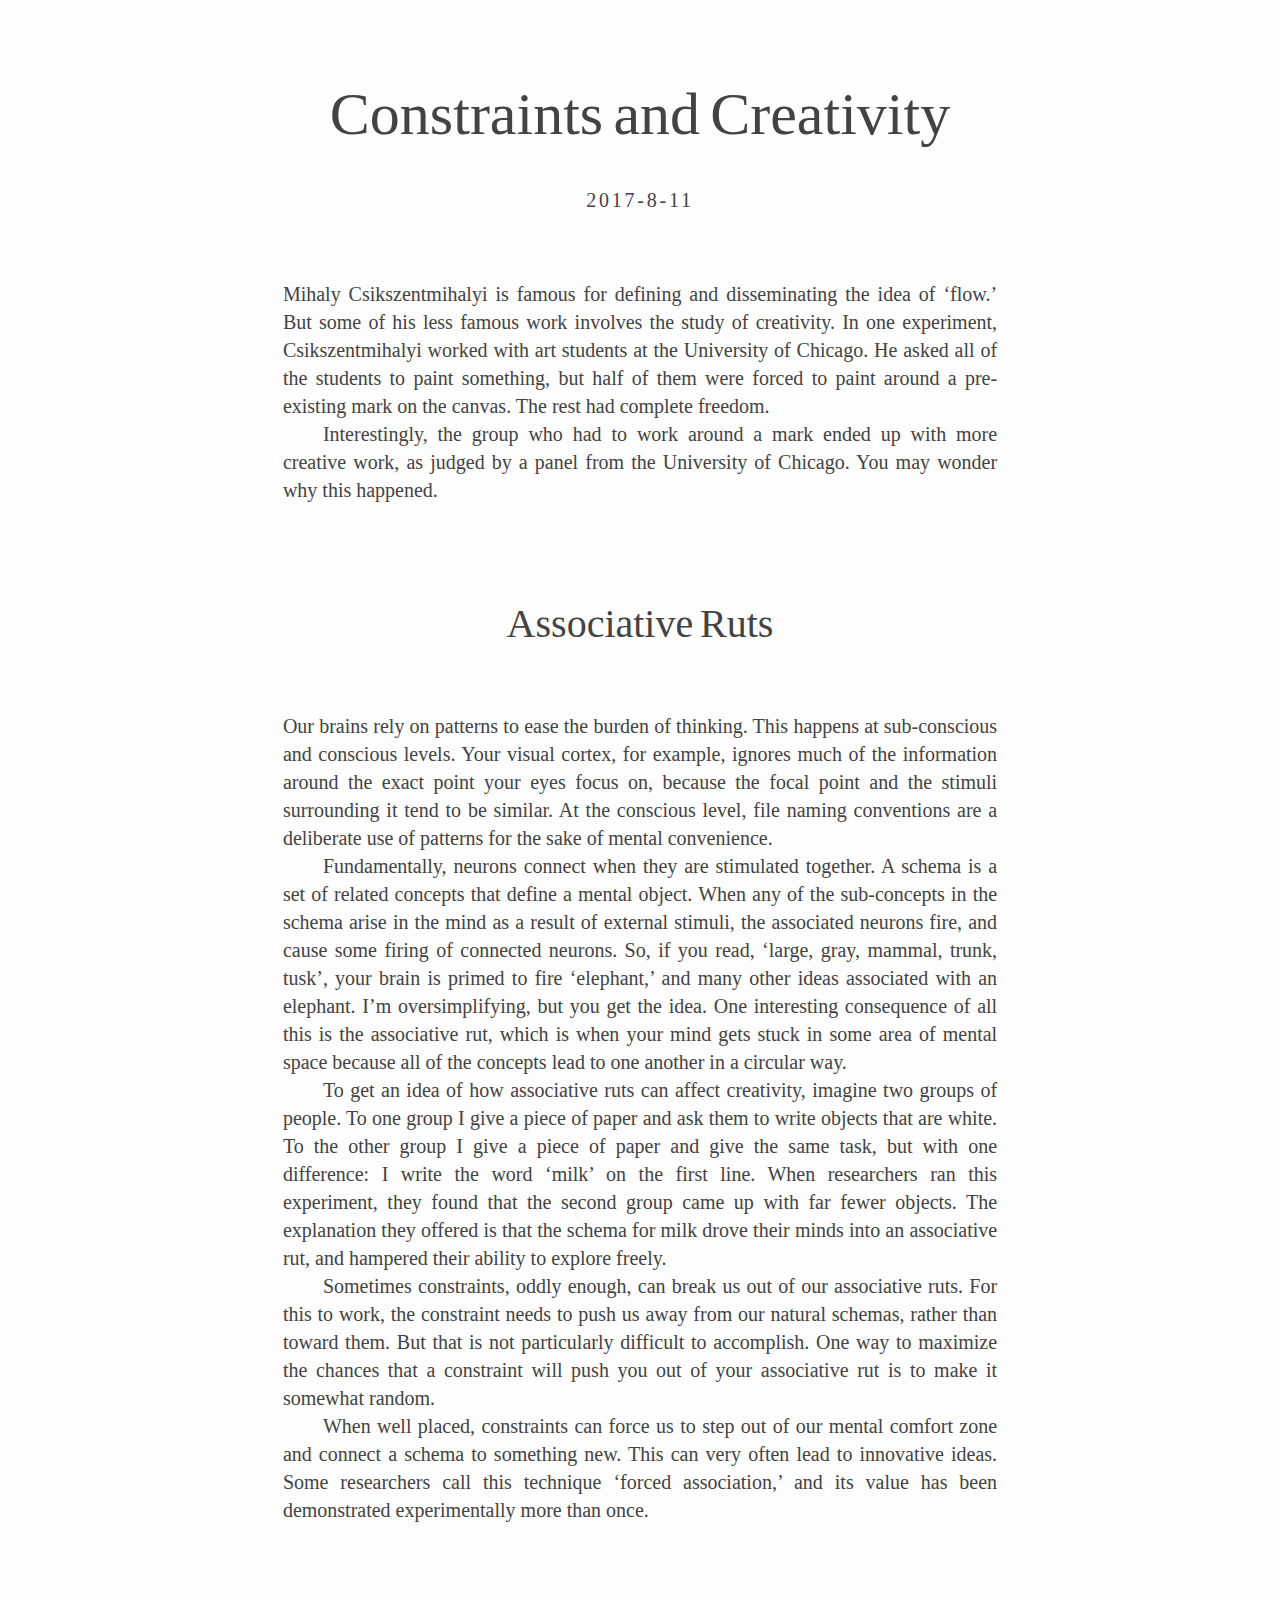
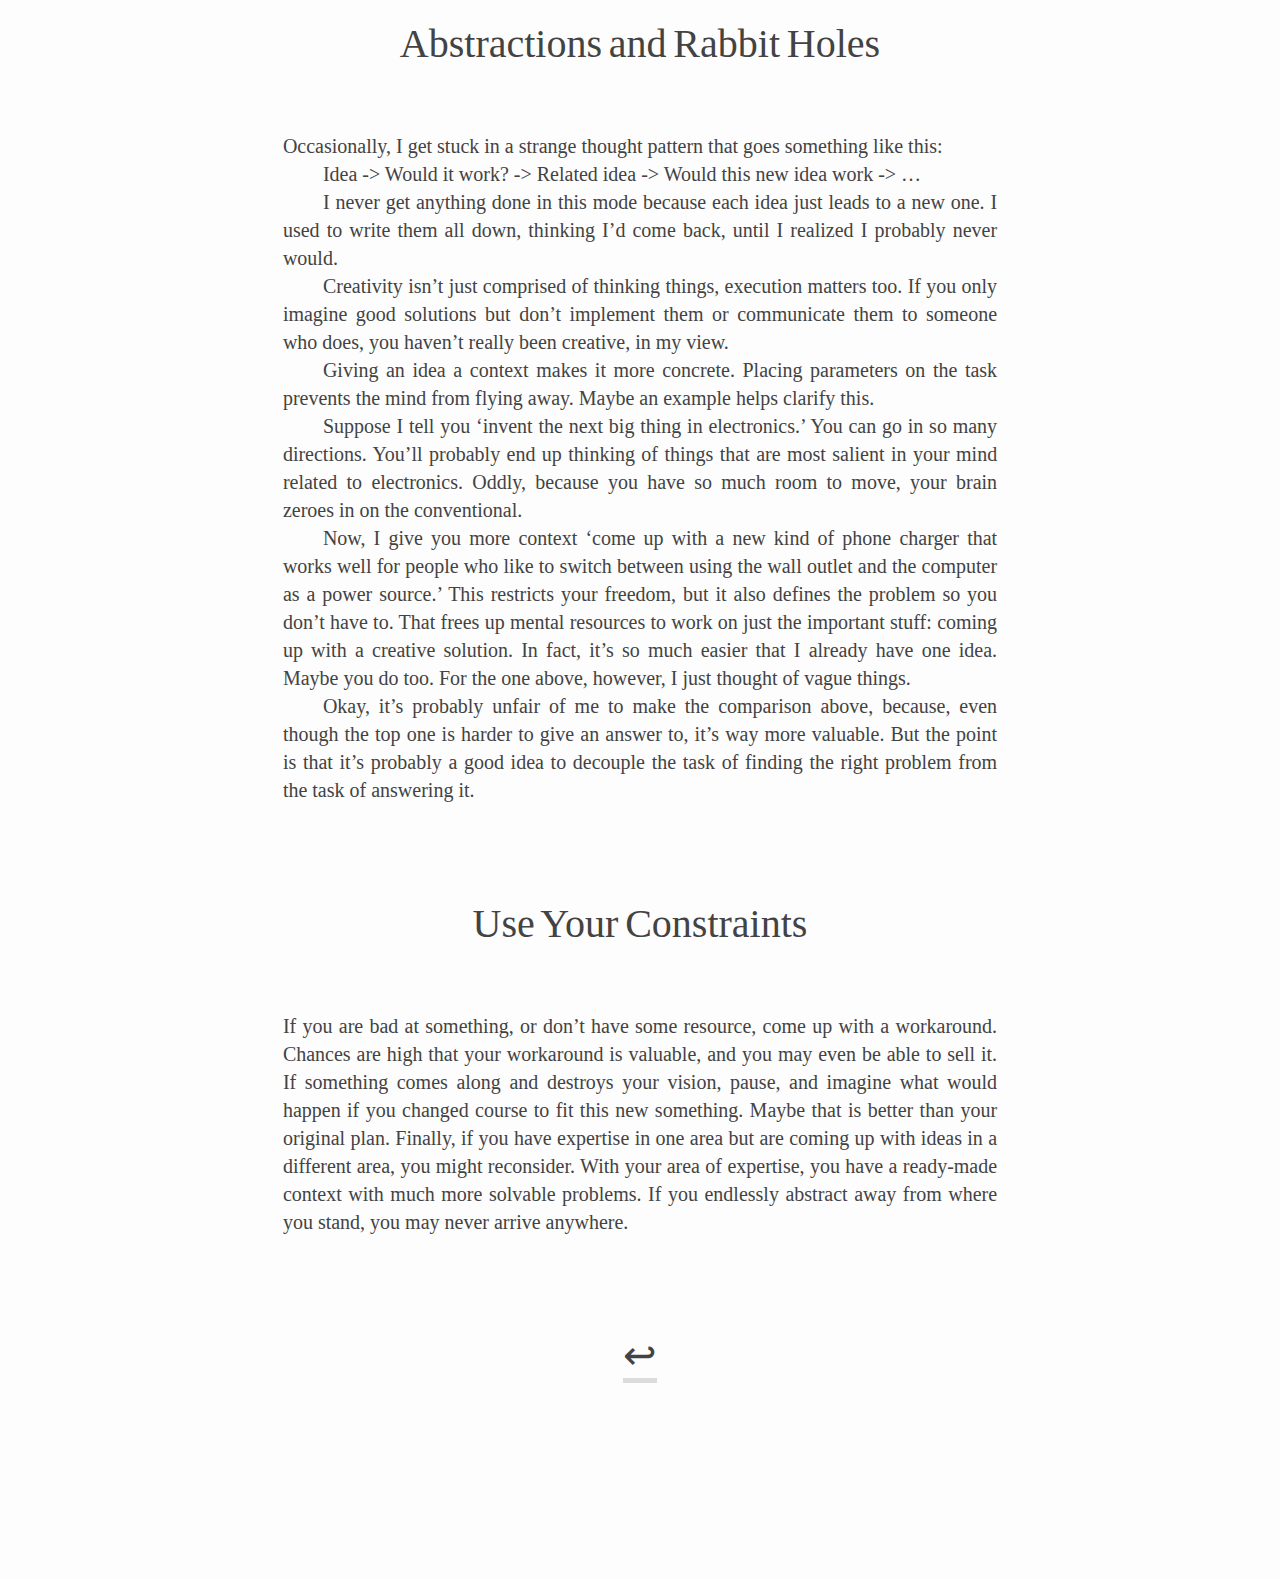
<file: essays/constraints_creativity.html>
<!DOCTYPE html>
<html>
<head>
    <title>Constraints and Creativity</title>
    <meta charset="utf-8">
    <link href='essays.css' rel='stylesheet' type='text/css'>
    <link rel="icon" type="image/png" href="../img/favicon.png">

      <script async src="https://www.googletagmanager.com/gtag/js?id=UA-99870486-1"></script>
  <script>
    window.dataLayer = window.dataLayer || [];
    function gtag(){dataLayer.push(arguments);}
    gtag('js', new Date());

    gtag('config', 'UA-99870486-1');
  </script>
</head>
<body>
    <article id="wrapper">
        <header class="donthyphenate">
        <h1>Constraints and Creativity</h1>
                <h4>2017-8-11</h4>
        </header>
<p>Mihaly Csikszentmihalyi is famous for defining and disseminating the idea of ‘flow.’ But some of his less famous work involves the study of creativity. In one experiment, Csikszentmihalyi worked with art students at the University of Chicago. He asked all of the students to paint something, but half of them were forced to paint around a pre-existing mark on the canvas. The rest had complete freedom.</p>

<p>Interestingly, the group who had to work around a mark ended up with more creative work, as judged by a panel from the University of Chicago. You may wonder why this happened.</p>

<h2> Associative Ruts</h2>
<p>Our brains rely on patterns to ease the burden of thinking. This happens at sub-conscious and conscious levels. Your visual cortex, for example, ignores much of the information around the exact point your eyes focus on, because the focal point and the stimuli surrounding it tend to be similar. At the conscious level, file naming conventions are a deliberate use of patterns for the sake of mental convenience.</p>

<p>Fundamentally, neurons connect when they are stimulated together. A schema is a set of related concepts that define a mental object. When any of the sub-concepts in the schema arise in the mind as a result of external stimuli, the associated neurons fire, and cause some firing of connected neurons. So, if you read, ‘large, gray, mammal, trunk, tusk’, your brain is primed to fire ‘elephant,’ and many other ideas associated with an elephant. I’m oversimplifying, but you get the idea. One interesting consequence of all this is the associative rut, which is when your mind gets stuck in some area of mental space because all of the concepts lead to one another in a circular way.</p>

<p>To get an idea of how associative ruts can affect creativity, imagine two groups of people. To one group I give a piece of paper and ask them to write objects that are white. To the other group I give a piece of paper and give the same task, but with one difference: I write the word ‘milk’ on the first line. When researchers ran this experiment, they found that the second group came up with far fewer objects. The explanation they offered is that the schema for milk drove their minds into an associative rut, and hampered their ability to explore freely.</p>

<p>Sometimes constraints, oddly enough, can break us out of our associative ruts. For this to work, the constraint needs to push us away from our natural schemas, rather than toward them. But that is not particularly difficult to accomplish. One way to maximize the chances that a constraint will push you out of your associative rut is to make it somewhat random.</p>

<p>When well placed, constraints can force us to step out of our mental comfort zone and connect a schema to something new. This can very often lead to innovative ideas. Some researchers call this technique ‘forced association,’ and its value has been demonstrated experimentally more than once.</p>

<h2>Abstractions and Rabbit Holes</h2>

<p>Occasionally, I get stuck in a strange thought pattern that goes something like this:</p>

<p>Idea -> Would it work? -> Related idea -> Would this new idea work -> …</p>

<p>I never get anything done in this mode because each idea just leads to a new one. I used to write them all down, thinking I’d come back, until I realized I probably never would.</p>

<p>Creativity isn’t just comprised of thinking things, execution matters too. If you only imagine good solutions but don’t implement them or communicate them to someone who does, you haven’t really been creative, in my view.</p>

<p>Giving an idea a context makes it more concrete. Placing parameters on the task prevents the mind from flying away. Maybe an example helps clarify this.</p>

<p>Suppose I tell you ‘invent the next big thing in electronics.’ You can go in so many directions. You’ll probably end up thinking of things that are most salient in your mind related to electronics. Oddly, because you have so much room to move, your brain zeroes in on the conventional.</p>

<p>Now, I give you more context ‘come up with a new kind of phone charger that works well for people who like to switch between using the wall outlet and the computer as a power source.’ This restricts your freedom, but it also defines the problem so you don’t have to. That frees up mental resources to work on just the important stuff: coming up with a creative solution. In fact, it’s so much easier that I already have one idea. Maybe you do too. For the one above, however, I just thought of vague things.</p>

<p>Okay, it’s probably unfair of me to make the comparison above, because, even though the top one is harder to give an answer to, it’s way more valuable. But the point is that it’s probably a good idea to decouple the task of finding the right problem from the task of answering it.</p>

<h2>Use Your Constraints</h2>

<p>If you are bad at something, or don’t have some resource, come up with a workaround. Chances are high that your workaround is valuable, and you may even be able to sell it. If something comes along and destroys your vision, pause, and imagine what would happen if you changed course to fit this new something. Maybe that is better than your original plan. Finally, if you have expertise in one area but are coming up with ideas in a different area, you might reconsider. With your area of expertise, you have a ready-made context with much more solvable problems. If you endlessly abstract away from where you stand, you may never arrive anywhere.</p>

           <h2>
            <a id="return_link" href="../essays.html">↩</a>
            </h2>
    </article>
</body>
</html>
</file>
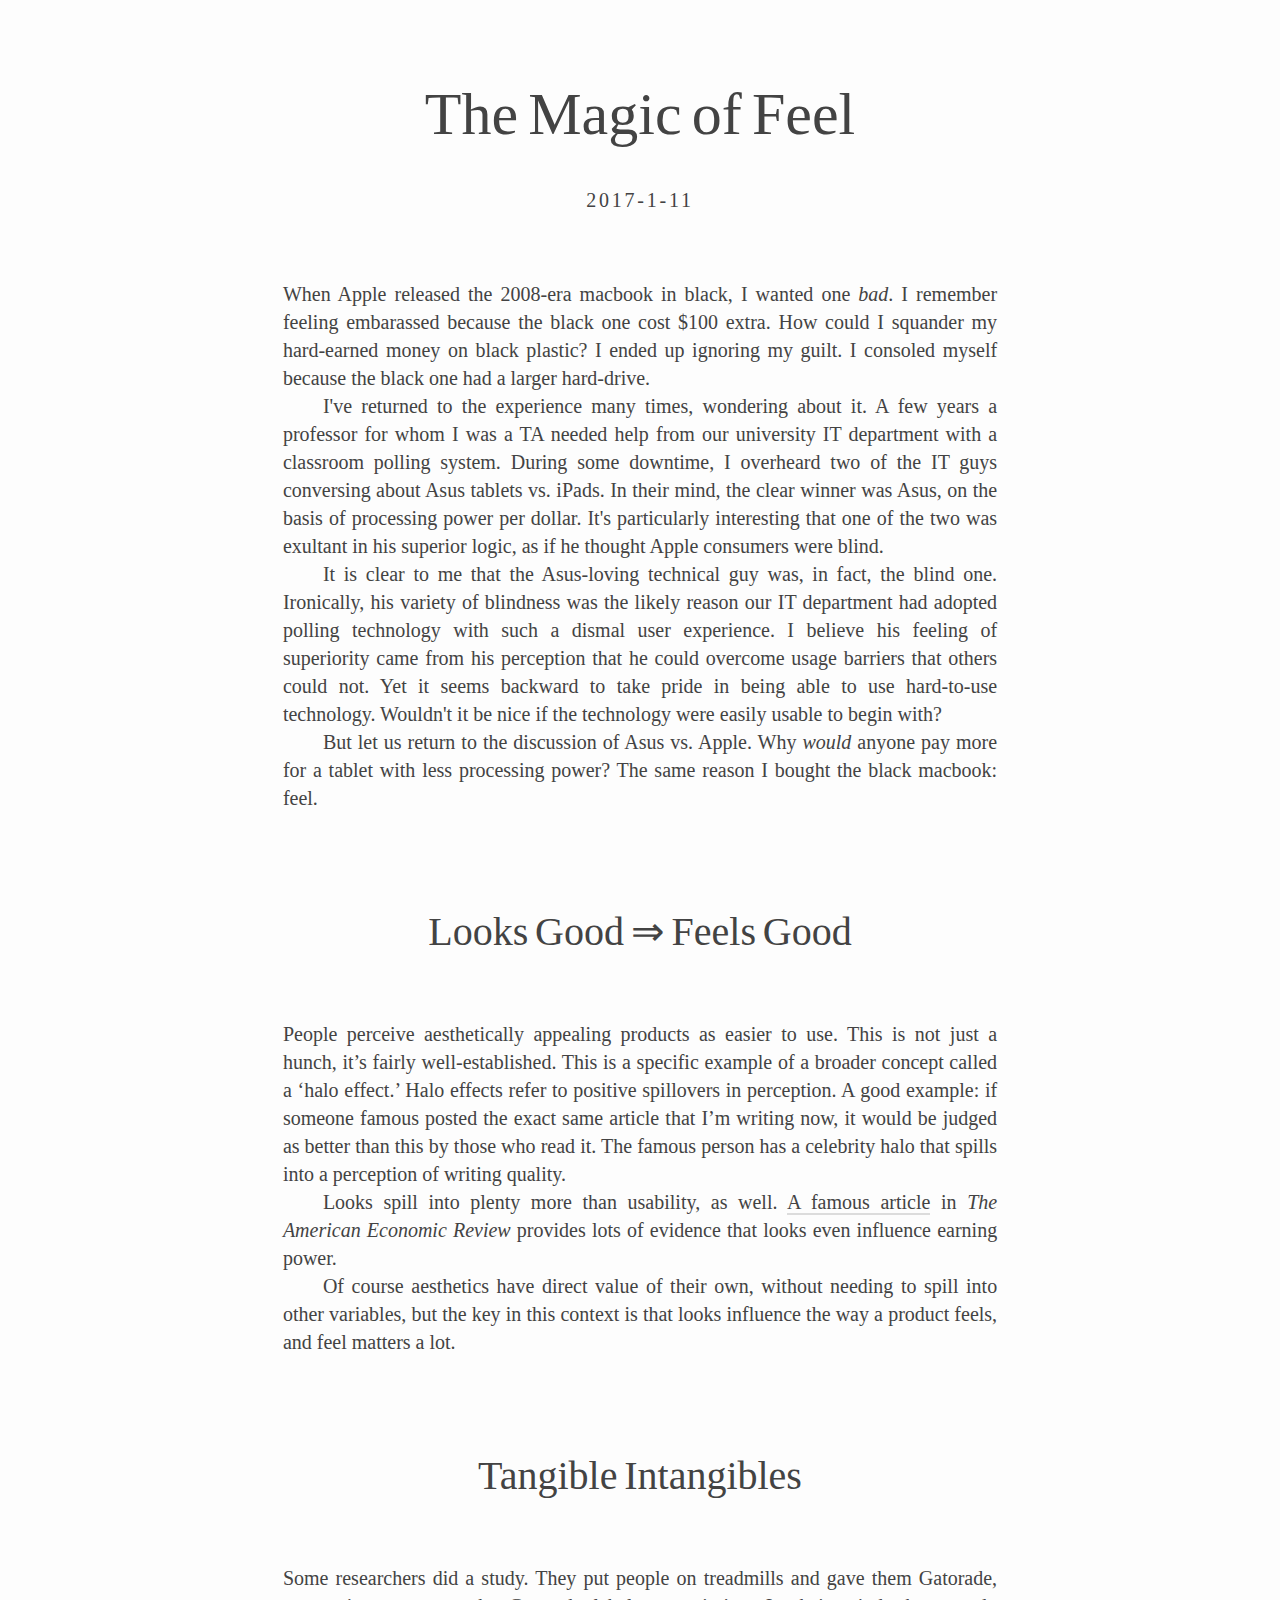
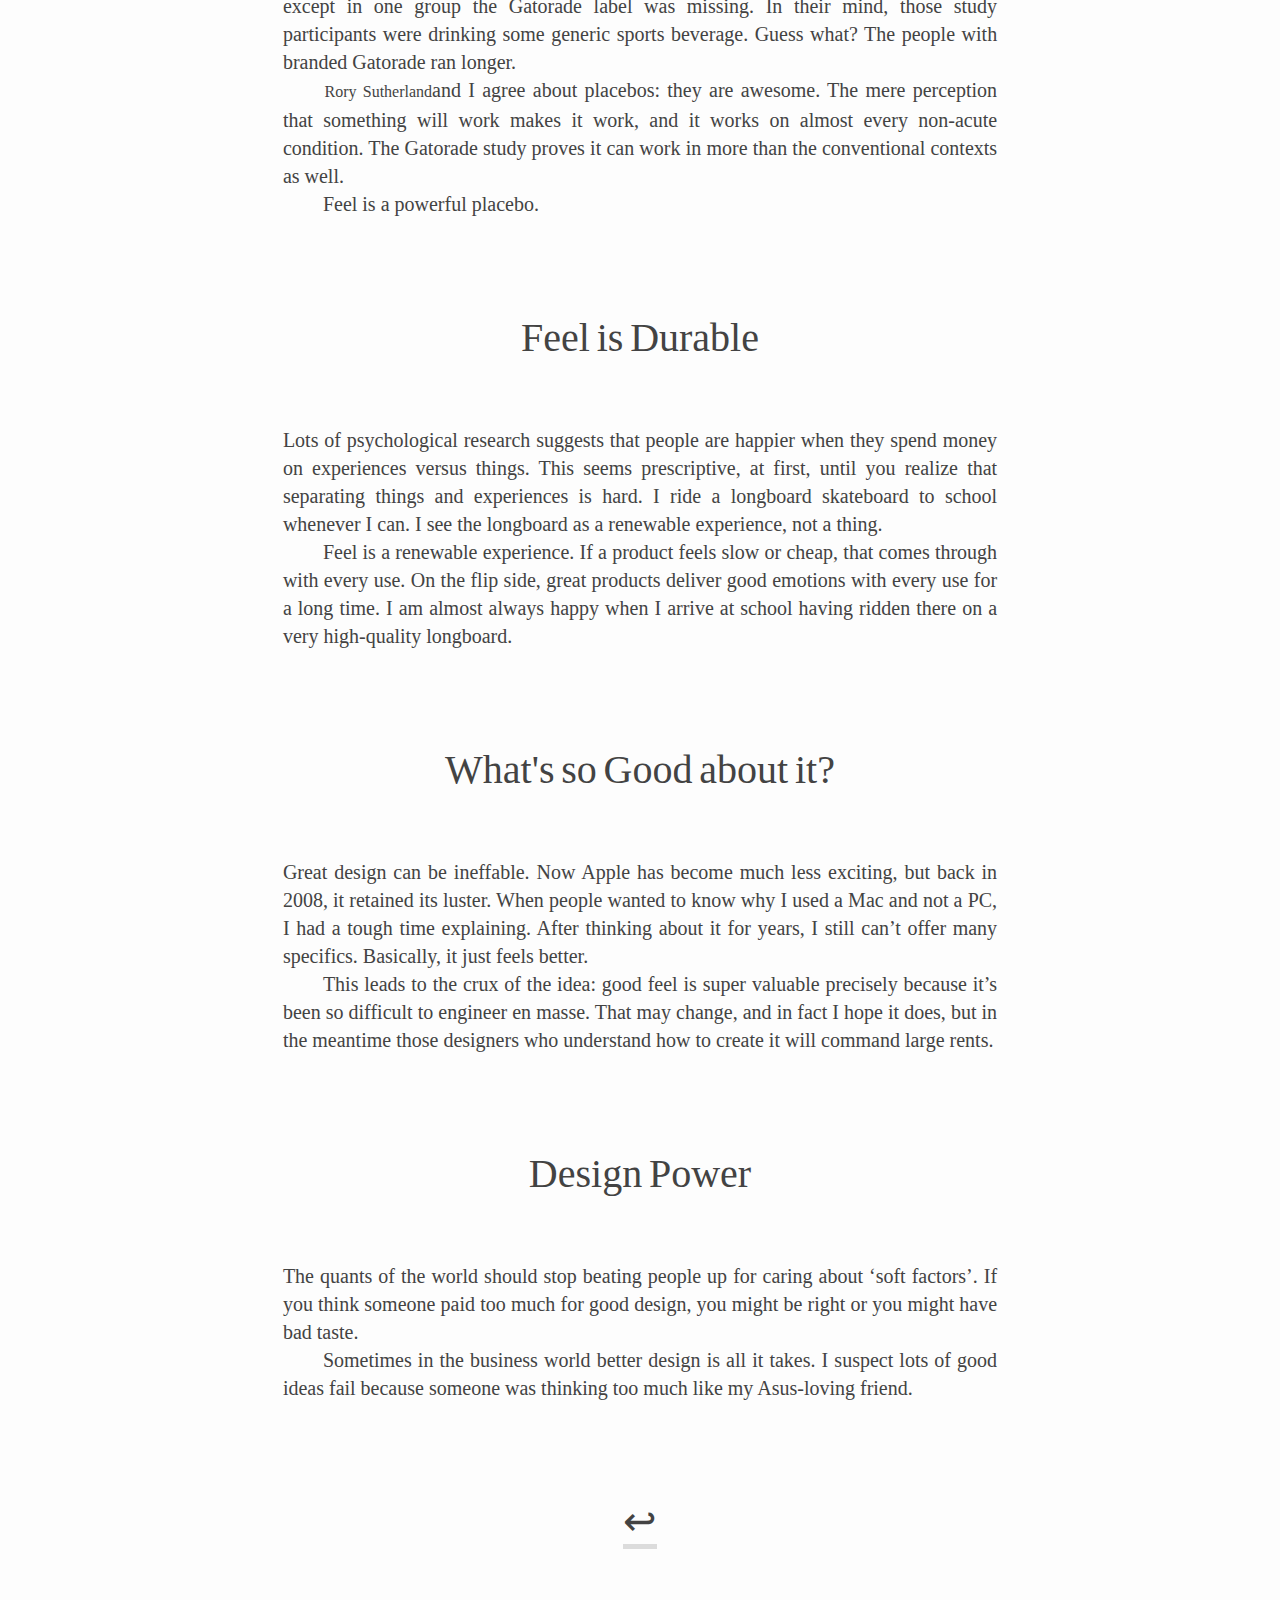
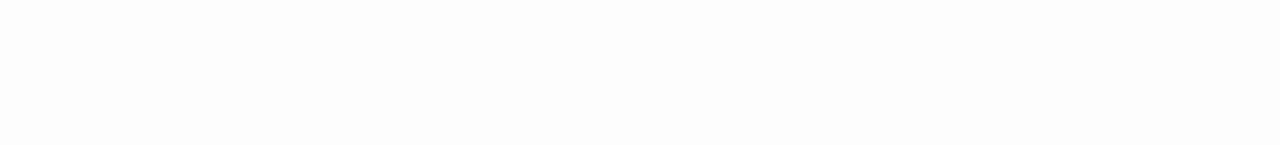
<file: essays/magic_of_feel.html>
<!DOCTYPE html>
<html>
<head>
    <title>The Magic of Feel</title>
    <meta charset="utf-8">
    <link href='essays.css' rel='stylesheet' type='text/css'>
    <link rel="icon" type="image/png" href="../img/favicon.png">

      <script async src="https://www.googletagmanager.com/gtag/js?id=UA-99870486-1"></script>
  <script>
    window.dataLayer = window.dataLayer || [];
    function gtag(){dataLayer.push(arguments);}
    gtag('js', new Date());

    gtag('config', 'UA-99870486-1');
  </script>
</head>
<body>
    <article id="wrapper">
        <header class="donthyphenate">
        <h1>The Magic of Feel</h1>
                <h4>2017-1-11</h4>
        </header>
        <p> When Apple released the 2008-era macbook in black, I wanted one <em>bad</em>.  I remember feeling embarassed because the black one cost $100 extra.  How could I squander my hard-earned money on black plastic?  I ended up ignoring my guilt.  I consoled myself because the black one had a larger hard-drive.    
        </p>
        
        <p>I've returned to the experience many times, wondering about it.  A few years a professor for whom I was a TA needed help from our university IT department with a classroom polling system.  During some downtime, I overheard two of the IT guys conversing about Asus tablets vs. iPads.  In their mind, the clear winner was Asus, on the basis of processing power per dollar.  It's particularly interesting that one of the two was exultant in his superior logic, as if he thought Apple consumers were blind.</p>
        
        <p>It is clear to me that the Asus-loving technical guy was, in fact, the blind one.  Ironically, his variety of blindness was the likely reason our IT department had adopted polling technology with such a dismal user experience.  I believe his feeling of superiority came from his perception that he could overcome usage barriers that others could not.  Yet it seems backward to take pride in being able to use hard-to-use technology.  Wouldn't it be nice if the technology were easily usable to begin with?</p>

        <p>But let us return to the discussion of Asus vs. Apple.  Why <em>would</em> anyone pay more for a tablet with less processing power?  The same reason I bought the black macbook: feel.</p>
        

        <h2 class="donthyphenate">Looks Good &#8658; Feels Good </h2>
        
        <p> People perceive aesthetically appealing products as easier to use. This is not just a hunch, it’s fairly well-established. This is a specific example of a broader concept called a ‘halo effect.’ Halo effects refer to positive spillovers in perception. A good example: if someone famous posted the exact same article that I’m writing now, it would be judged as better than this by those who read it. The famous person has a celebrity halo that spills into a perception of writing quality.</p>

        <p>Looks spill into plenty more than usability, as well. <a href="https://www.nber.org/papers/w4518">A famous article</a> in <em>The American Economic Review</em> provides lots of evidence that looks even influence earning power.</p>  

        <p>Of course aesthetics have direct value of their own, without needing to spill into other variables, but the key in this context is that looks influence the way a product feels, and feel matters a lot.</p>

        <h2 class="donthyphenate">Tangible Intangibles</h2>
        
        <p>Some researchers did a study. They put people on treadmills and gave them Gatorade, except in one group the Gatorade label was missing. In their mind, those study participants were drinking some generic sports beverage. Guess what? The people with branded Gatorade ran longer.</p>

        <p> <a class="footnoteRef" href="https://www.ted.com/talks/rory_sutherland_life_lessons_from_an_ad_man">Rory Sutherland</a>and I agree about placebos: they are awesome. The mere perception that something will work makes it work, and it works on almost every non-acute condition. The Gatorade study proves it can work in more than the conventional contexts as well.</p>

        <p>Feel is a powerful placebo.</p>

        <h2 class="donthyphenate">Feel is Durable</h2>
        <p>Lots of psychological research suggests that people are happier when they spend money on experiences versus things. This seems prescriptive, at first, until you realize that separating things and experiences is hard. I ride a longboard skateboard to school whenever I can. I see the longboard as a renewable experience, not a thing.</p>

        <p>Feel is a renewable experience. If a product feels slow or cheap, that comes through with every use. On the flip side, great products deliver good emotions with every use for a long time. I am almost always happy when I arrive at school having ridden there on a very high-quality longboard.</p>

        <h2 class="donthyphenate">What's so Good about it?</h2>
        <p>Great design can be ineffable. Now Apple has become much less exciting, but back in 2008, it retained its luster. When people wanted to know why I used a Mac and not a PC, I had a tough time explaining. After thinking about it for years, I still can’t offer many specifics. Basically, it just feels better.</p>

        <p>This leads to the crux of the idea: good feel is super valuable precisely because it’s been so difficult to engineer en masse. That may change, and in fact I hope it does, but in the meantime those designers who understand how to create it will command large rents.</p>

        <h2 class="donthyphenate">Design Power</h2>
        <p>The quants of the world should stop beating people up for caring about ‘soft factors’. If you think someone paid too much for good design, you might be right or you might have bad taste.</p>

        <p>Sometimes in the business world better design is all it takes. I suspect lots of good ideas fail because someone was thinking too much like my Asus-loving friend.</p>

            <h2>
            <a id="return_link" href="../essays.html">↩</a>
            </h2>
    </article>
</body>
</html>
</file>
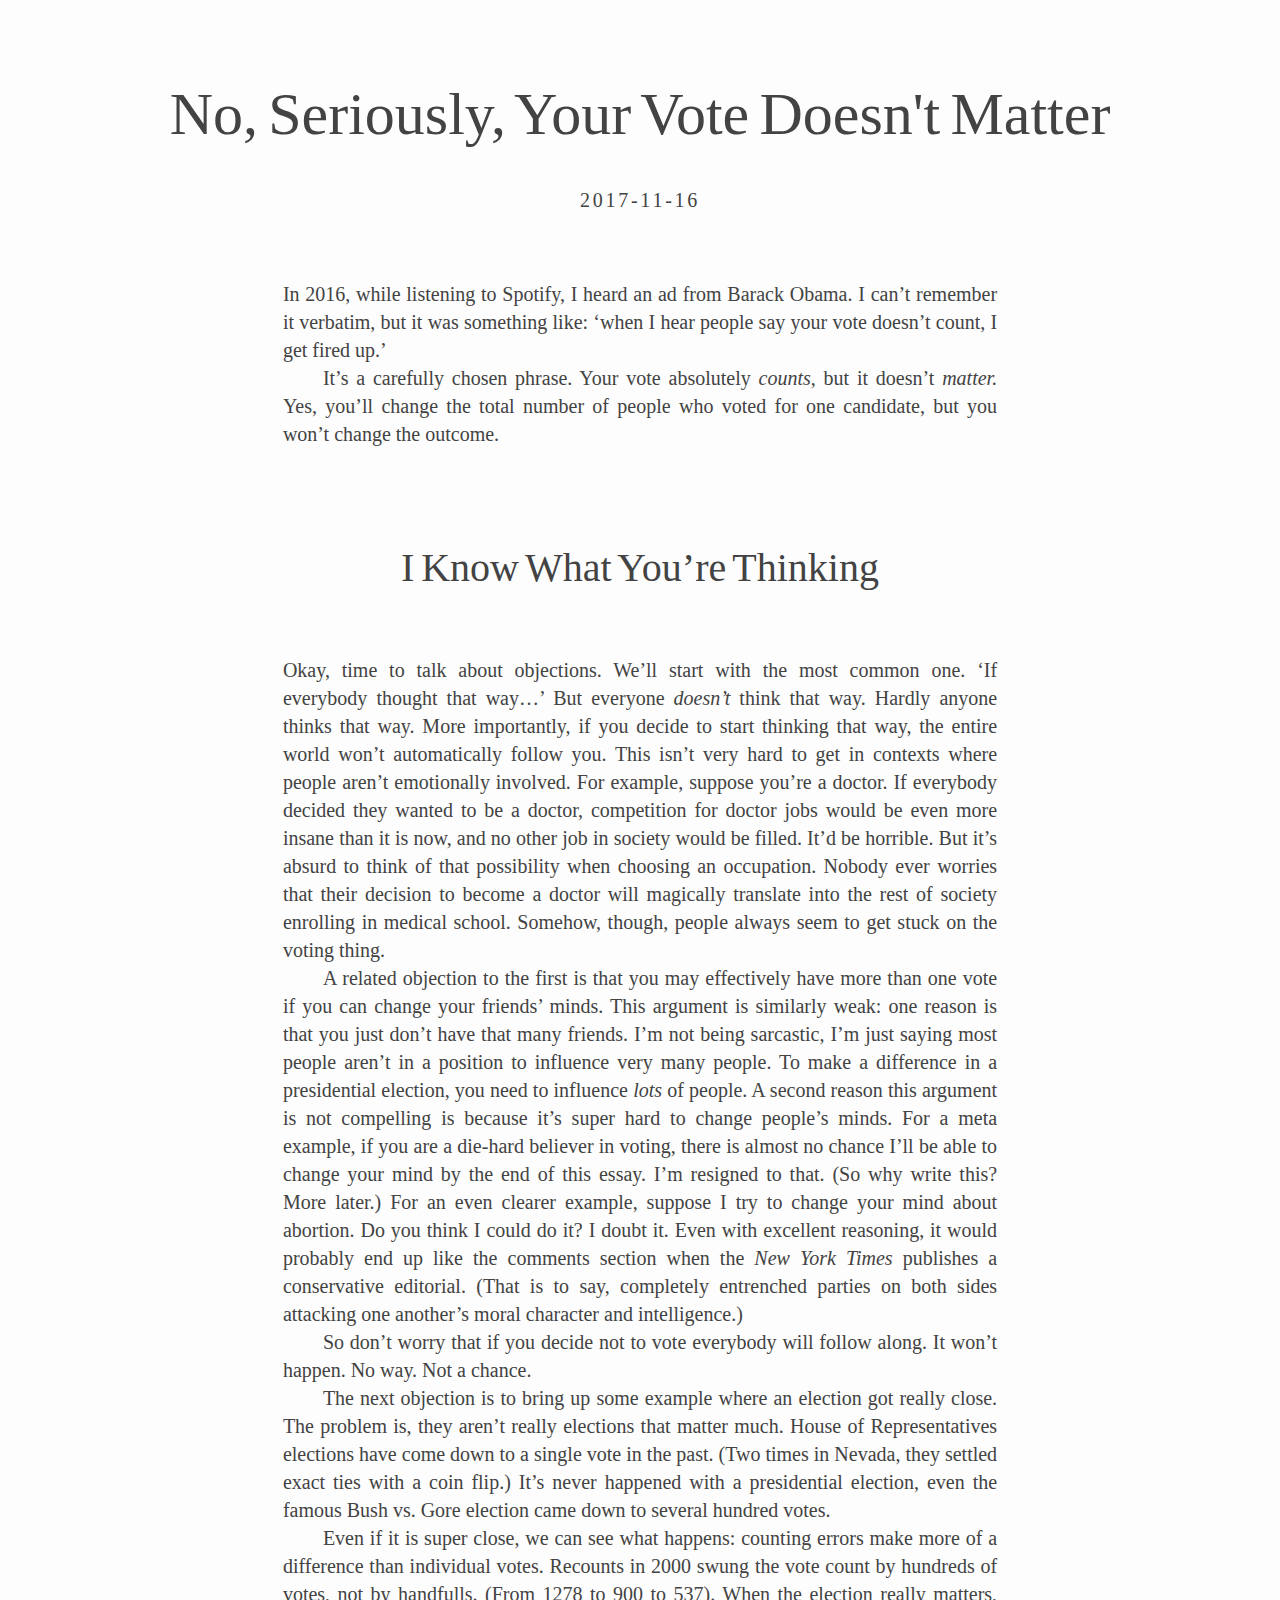
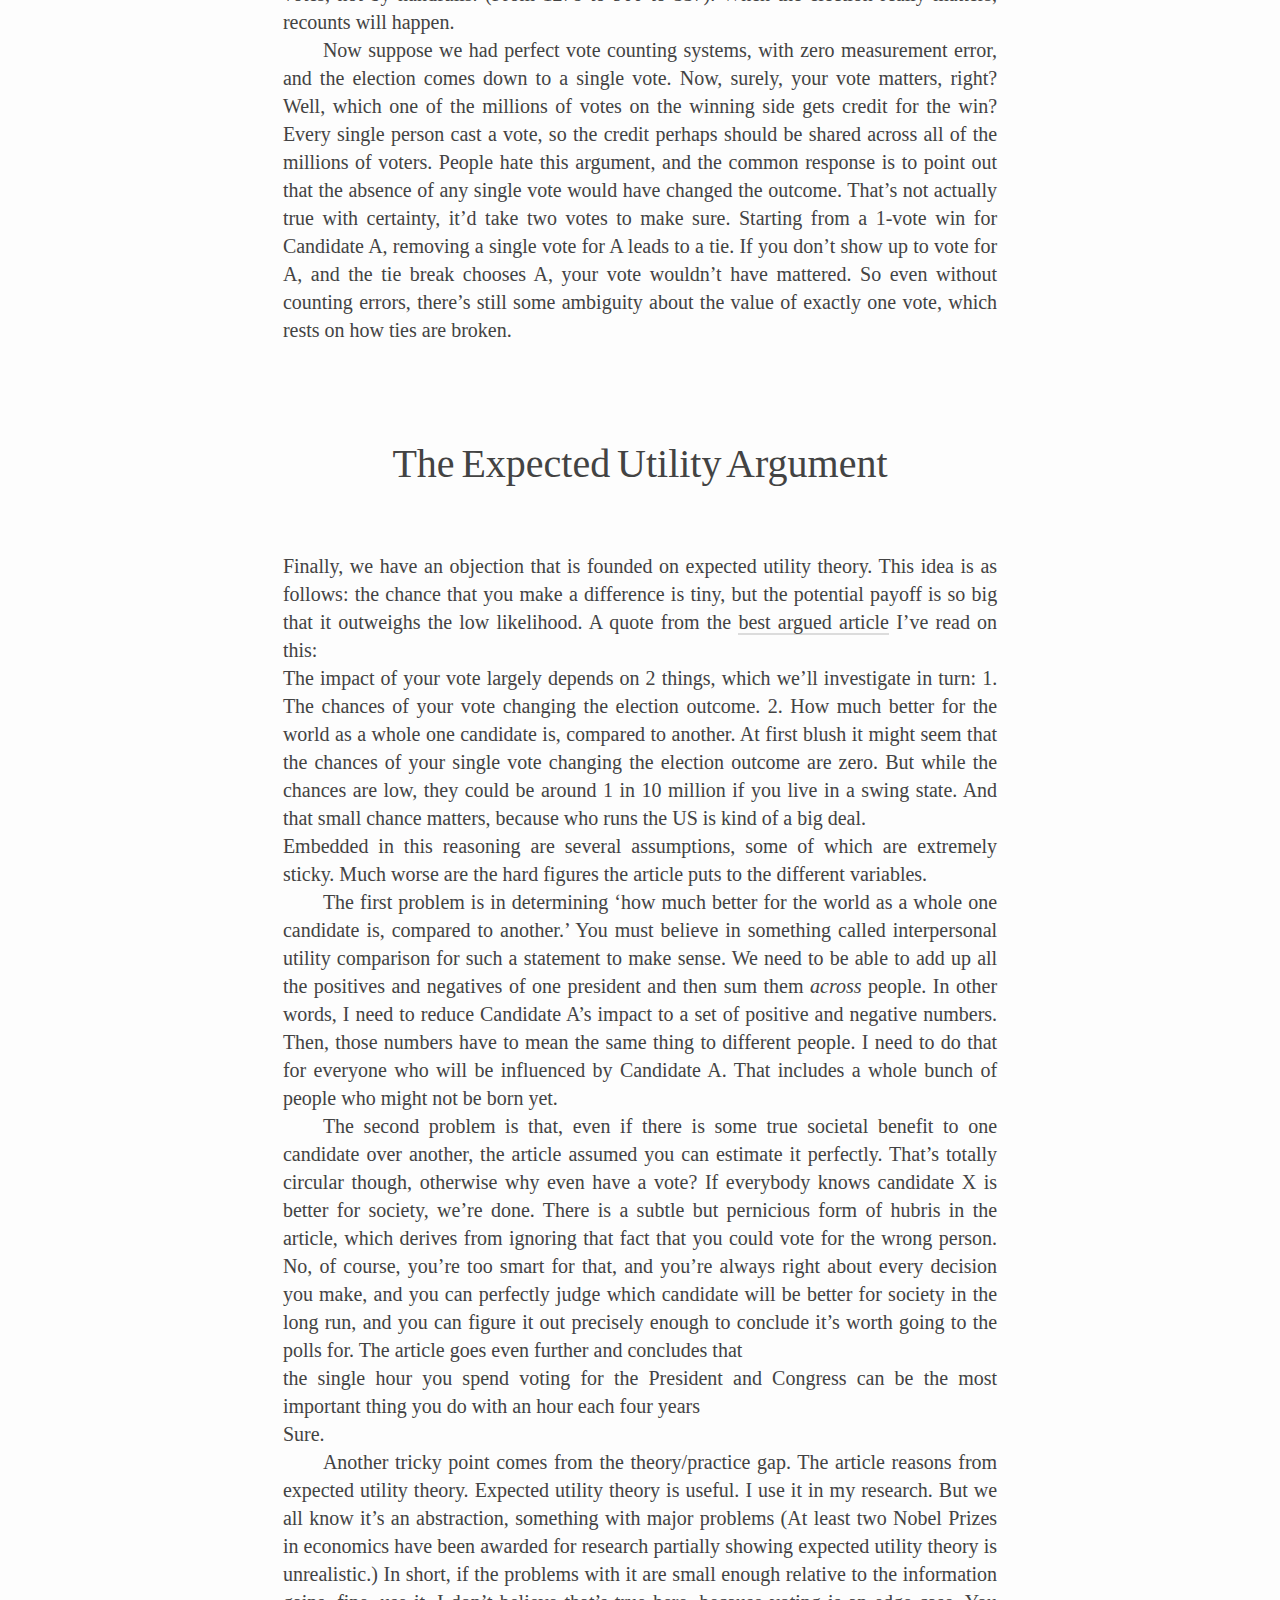
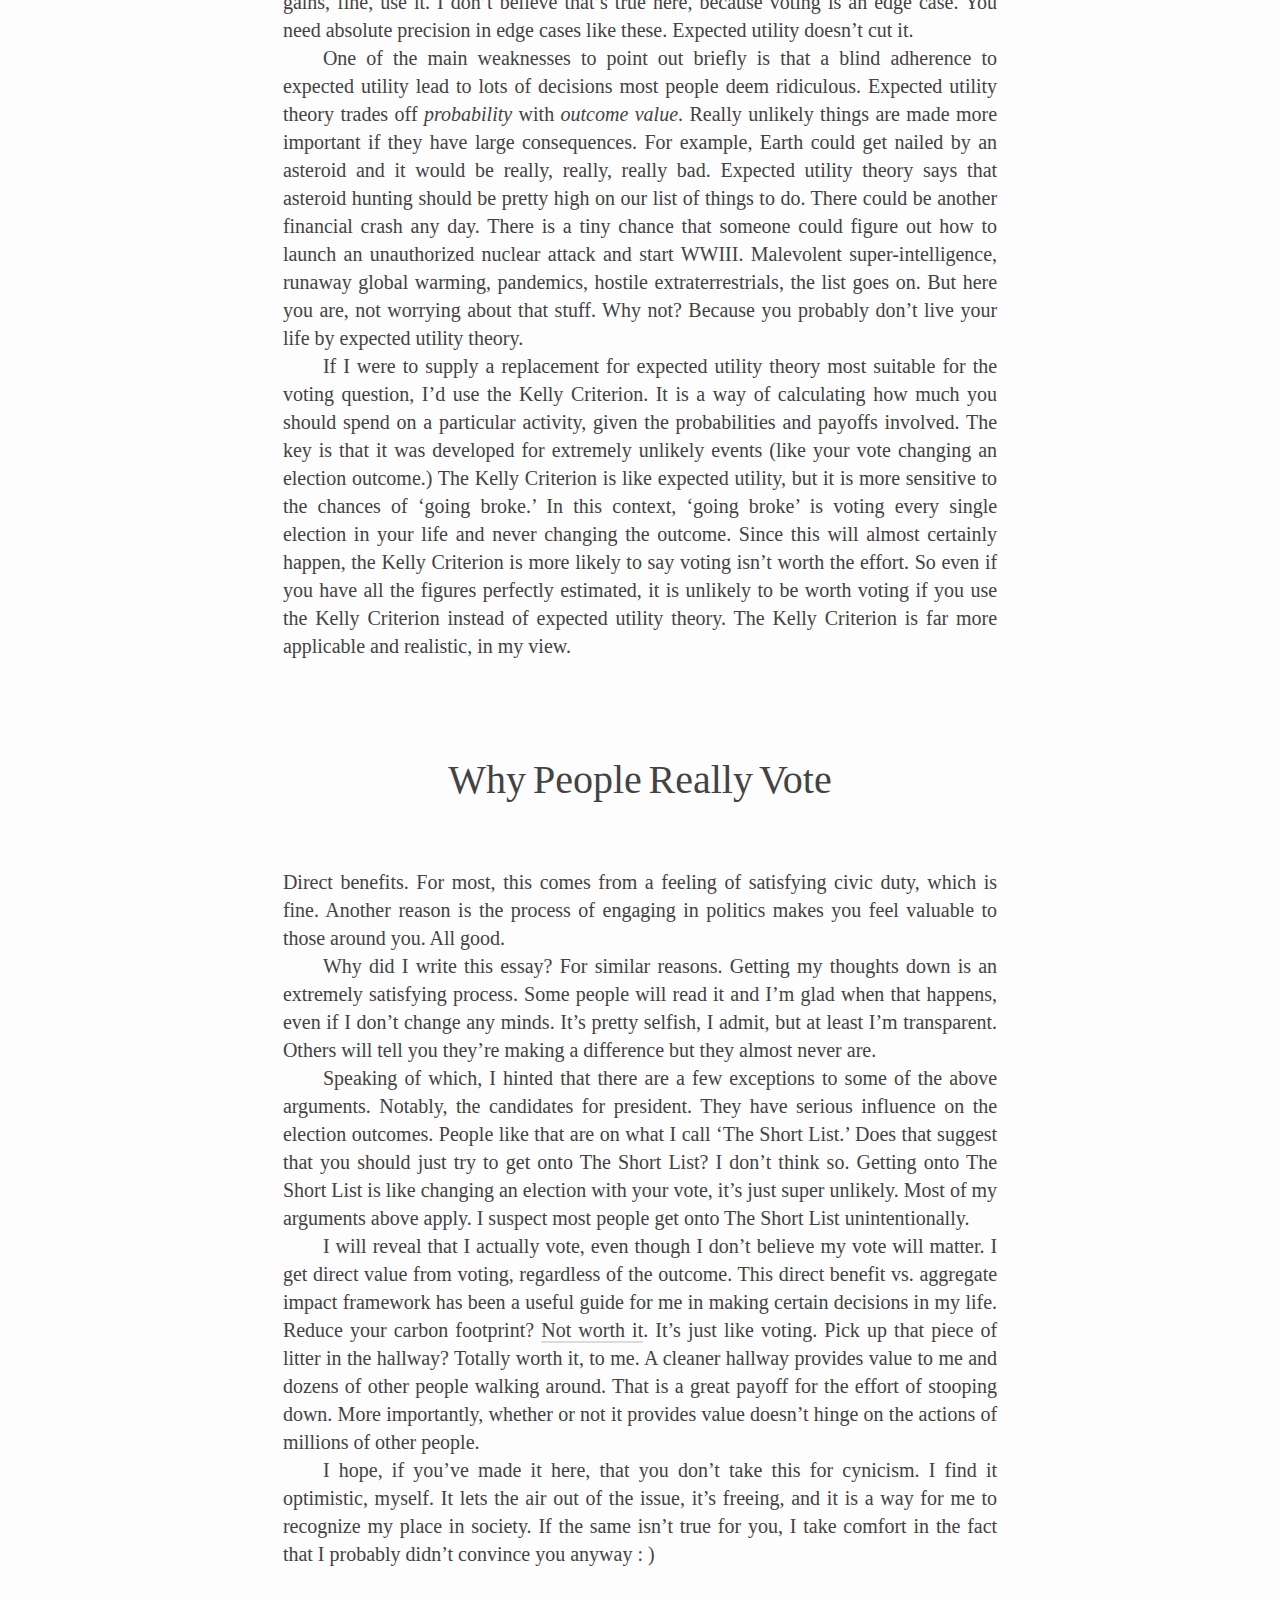
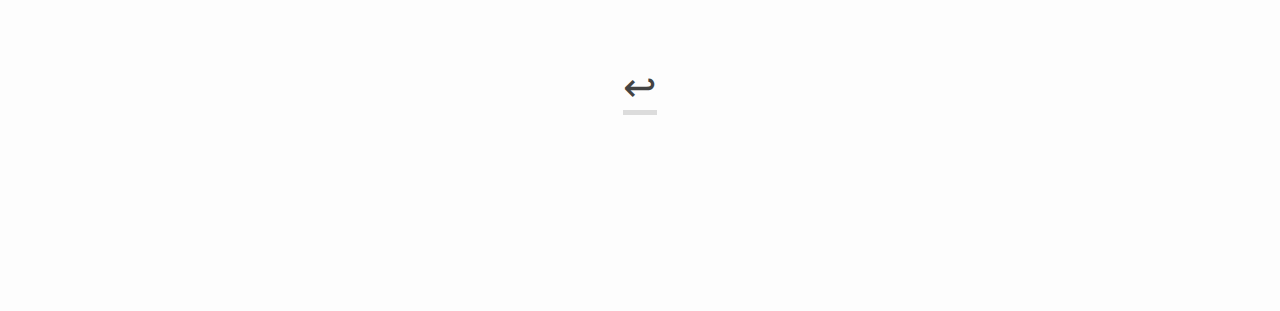
<file: essays/no_seriously_your_vote_does_not_matter.html>
<!DOCTYPE html>
<html>
<head>
    <title>No, Seriously, Your Vote Doesn't Matter</title>
    <meta charset="utf-8">
    <link href='essays.css' rel='stylesheet' type='text/css'>
    <link rel="icon" type="image/png" href="../img/favicon.png">

      <script async src="https://www.googletagmanager.com/gtag/js?id=UA-99870486-1"></script>
  <script>
    window.dataLayer = window.dataLayer || [];
    function gtag(){dataLayer.push(arguments);}
    gtag('js', new Date());

    gtag('config', 'UA-99870486-1');
  </script>
</head>
<body>
    <article id="wrapper">
        <header class="donthyphenate">
        <h1>No, Seriously, Your Vote Doesn't Matter</h1>
        <h4>2017-11-16</h4>
        </header>

<p>In 2016, while listening to Spotify, I heard an ad from Barack Obama. I can’t remember it verbatim, but it was something like: ‘when I hear people say your vote doesn’t count, I get fired up.’</p>

<p>It’s a carefully chosen phrase. Your vote absolutely <em>counts</em>, but it doesn’t <em>matter.</em> Yes, you’ll change the total number of people who voted for one candidate, but you won’t change the outcome.</p>

<h2 class="donthyphenate">I Know What You’re Thinking</h2>

<p>Okay, time to talk about objections. We’ll start with the most common one. ‘If everybody thought that way…’ But everyone <em>doesn’t</em> think that way. Hardly anyone thinks that way. More importantly, if you decide to start thinking that way, the entire world won’t automatically follow you. This isn’t very hard to get in contexts where people aren’t emotionally involved. For example, suppose you’re a doctor. If everybody decided they wanted to be a doctor, competition for doctor jobs would be even more insane than it is now, and no other job in society would be filled. It’d be horrible. But it’s absurd to think of that possibility when choosing an occupation. Nobody ever worries that their decision to become a doctor will magically translate into the rest of society enrolling in medical school. Somehow, though, people always seem to get stuck on the voting thing.</p>

<p>A related objection to the first is that you may effectively have more than one vote if you can change your friends’ minds. This argument is similarly weak: one reason is that you just don’t have that many friends. I’m not being sarcastic, I’m just saying most people aren’t in a position to influence very many people. To make a difference in a presidential election, you need to influence <em>lots</em> of people. A second reason this argument is not compelling is because it’s super hard to change people’s minds. For a meta example, if you are a die-hard believer in voting, there is almost no chance I’ll be able to change your mind by the end of this essay. I’m resigned to that. (So why write this? More later.) For an even clearer example, suppose I try to change your mind about abortion. Do you think I could do it? I doubt it. Even with excellent reasoning, it would probably end up like the comments section when the <em>New York Times</em> publishes a conservative editorial. (That is to say, completely entrenched parties on both sides attacking one another’s moral character and intelligence.)</p>

<p>So don’t worry that if you decide not to vote everybody will follow along. It won’t happen. No way. Not a chance.</p>

<p>The next objection is to bring up some example where an election got really close. The problem is, they aren’t really elections that matter much. House of Representatives elections have come down to a single vote in the past. (Two times in Nevada, they settled exact ties with a coin flip.) It’s never happened with a presidential election, even the famous Bush vs. Gore election came down to several hundred votes.</p>

<p>Even if it is super close, we can see what happens: counting errors make more of a difference than individual votes. Recounts in 2000 swung the vote count by hundreds of votes, not by handfulls. (From 1278 to 900 to 537). When the election really matters, recounts will happen.</p>

<p>Now suppose we had perfect vote counting systems, with zero measurement error, and the election comes down to a single vote. Now, surely, your vote matters, right? Well, which one of the millions of votes on the winning side gets credit for the win? Every single person cast a vote, so the credit perhaps should be shared across all of the millions of voters. People hate this argument, and the common response is to point out that the absence of any single vote would have changed the outcome. That’s not actually true with certainty, it’d take two votes to make sure. Starting from a 1-vote win for Candidate A, removing a single vote for A leads to a tie. If you don’t show up to vote for A, and the tie break chooses A, your vote wouldn’t have mattered. So even without counting errors, there’s still some ambiguity about the value of exactly one vote, which rests on how ties are broken.</p>

<h2 class="donthyphenate">The Expected Utility Argument</h2>

<p>Finally, we have an objection that is founded on expected utility theory. This idea is as follows: the chance that you make a difference is tiny, but the potential payoff is so big that it outweighs the low likelihood. A quote from the <a href="https://80000hours.org/2016/11/why-the-hour-you-spend-voting-is-the-most-socially-impactful-of-all/">best argued article</a> I’ve read on this:</p>

<blockquote>
<p>The impact of your vote largely depends on 2 things, which we’ll investigate in turn:
1. The chances of your vote changing the election outcome.
2. How much better for the world as a whole one candidate is, compared to another.
At first blush it might seem that the chances of your single vote changing the election outcome are zero. But while the chances are low, they could be around 1 in 10 million if you live in a swing state.
And that small chance matters, because who runs the US is kind of a big deal.</p>
</blockquote>

<p> Embedded in this reasoning are several assumptions, some of which are extremely sticky. Much worse are the hard figures the article puts to the different variables.</p>

<p>The first problem is in determining ‘how much better for the world as a whole one candidate is, compared to another.’ You must believe in something called interpersonal utility comparison for such a statement to make sense. We need to be able to add up all the positives and negatives of one president and then sum them <em>across</em> people. In other words, I need to reduce Candidate A’s impact to a set of positive and negative numbers. Then, those numbers have to mean the same thing to different people. I need to do that for everyone who will be influenced by Candidate A. That includes a whole bunch of people who might not be born yet.</p>

<p>The second problem is that, even if there is some true societal benefit to one candidate over another, the article assumed you can estimate it perfectly. That’s totally circular though, otherwise why even have a vote? If everybody knows candidate X is better for society, we’re done. There is a subtle but pernicious form of hubris in the article, which derives from ignoring that fact that you could vote for the wrong person. No, of course, you’re too smart for that, and you’re always right about every decision you make, and you can perfectly judge which candidate will be better for society in the long run, and you can figure it out precisely enough to conclude it’s worth going to the polls for. The article goes even further and concludes that</p>

<blockquote>
<p>the single hour you spend voting for the President and Congress can be the most important thing you do with an hour each four years</p>
</blockquote>

<p>Sure.</p>
<p>Another tricky point comes from the theory/practice gap. The article reasons from expected utility theory. Expected utility theory is useful. I use it in my research. But we all know it’s an abstraction, something with major problems (At least two Nobel Prizes in economics have been awarded for research partially showing expected utility theory is unrealistic.) In short, if the problems with it are small enough relative to the information gains, fine, use it. I don’t believe that’s true here, because voting is an edge case. You need absolute precision in edge cases like these. Expected utility doesn’t cut it.</p>

<p>One of the main weaknesses to point out briefly is that a blind adherence to expected utility lead to lots of decisions most people deem ridiculous. Expected utility theory trades off <em>probability</em> with <em>outcome value</em>. Really unlikely things are made more important if they have large consequences. For example, Earth could get nailed by an asteroid and it would be really, really, really bad. Expected utility theory says that asteroid hunting should be pretty high on our list of things to do. There could be another financial crash any day. There is a tiny chance that someone could figure out how to launch an unauthorized nuclear attack and start WWIII. Malevolent super-intelligence, runaway global warming, pandemics, hostile extraterrestrials, the list goes on. But here you are, not worrying about that stuff. Why not? Because you probably don’t live your life by expected utility theory.</p>

<p>If I were to supply a replacement for expected utility theory most suitable for the voting question, I’d use the Kelly Criterion. It is a way of calculating how much you should spend on a particular activity, given the probabilities and payoffs involved. The key is that it was developed for extremely unlikely events (like your vote changing an election outcome.) The Kelly Criterion is like expected utility, but it is more sensitive to the chances of ‘going broke.’ In this context, ‘going broke’ is voting every single election in your life and never changing the outcome. Since this will almost certainly happen, the Kelly Criterion is more likely to say voting isn’t worth the effort. So even if you have all the figures perfectly estimated, it is unlikely to be worth voting if you use the Kelly Criterion instead of expected utility theory. The Kelly Criterion is far more applicable and realistic, in my view.</p>

<h2 class="donthyphenate">Why People Really Vote</h2>

<p>Direct benefits. For most, this comes from a feeling of satisfying civic duty, which is fine. Another reason is the process of engaging in politics makes you feel valuable to those around you. All good.</p>

<p>Why did I write this essay? For similar reasons. Getting my thoughts down is an extremely satisfying process. Some people will read it and I’m glad when that happens, even if I don’t change any minds. It’s pretty selfish, I admit, but at least I’m transparent. Others will tell you they’re making a difference but they almost never are.</p>

<p>Speaking of which, I hinted that there are a few exceptions to some of the above arguments. Notably, the candidates for president. They have serious influence on the election outcomes. People like that are on what I call ‘The Short List.’ Does that suggest that you should just try to get onto The Short List? I don’t think so. Getting onto The Short List is like changing an election with your vote, it’s just super unlikely. Most of my arguments above apply. I suspect most people get onto The Short List unintentionally.</p>

<p>I will reveal that I actually vote, even though I don’t believe my vote will matter. I get direct value from voting, regardless of the outcome. This direct benefit vs. aggregate impact framework has been a useful guide for me in making certain decisions in my life. Reduce your carbon footprint? <a href="https://www.amazon.com/But-Will-Planet-Notice-Economics/dp/B0085SF9KU">Not worth it</a>. It’s just like voting. Pick up that piece of litter in the hallway? Totally worth it, to me. A cleaner hallway provides value to me and dozens of other people walking around. That is a great payoff for the effort of stooping down. More importantly, whether or not it provides value doesn’t hinge on the actions of millions of other people.</p>

<p>I hope, if you’ve made it here, that you don’t take this for cynicism. I find it optimistic, myself. It lets the air out of the issue, it’s freeing, and it is a way for me to recognize my place in society. If the same isn’t true for you, I take comfort in the fact that I probably didn’t convince you anyway : )</p>

            <h2>
            <a id="return_link" href="../essays.html">↩</a>
            </h2>

</article>

</body>

</html>
</file>
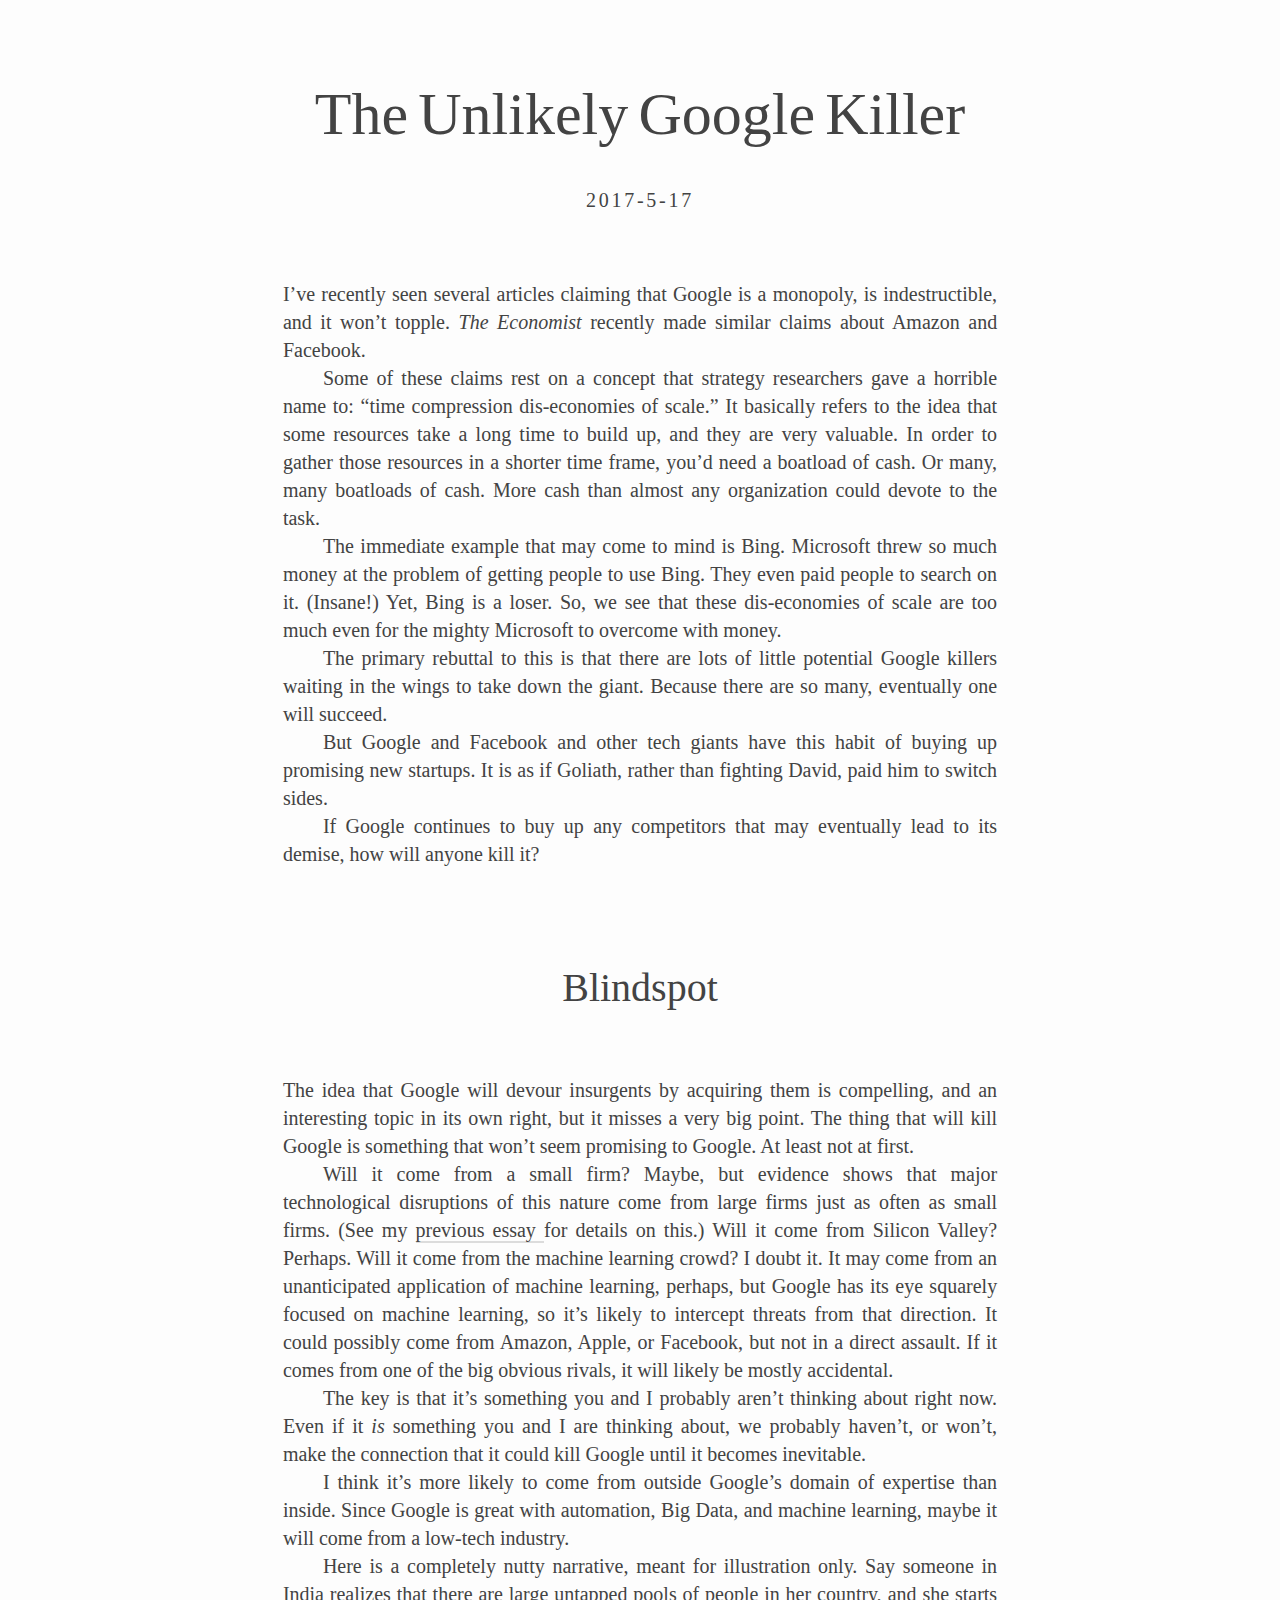
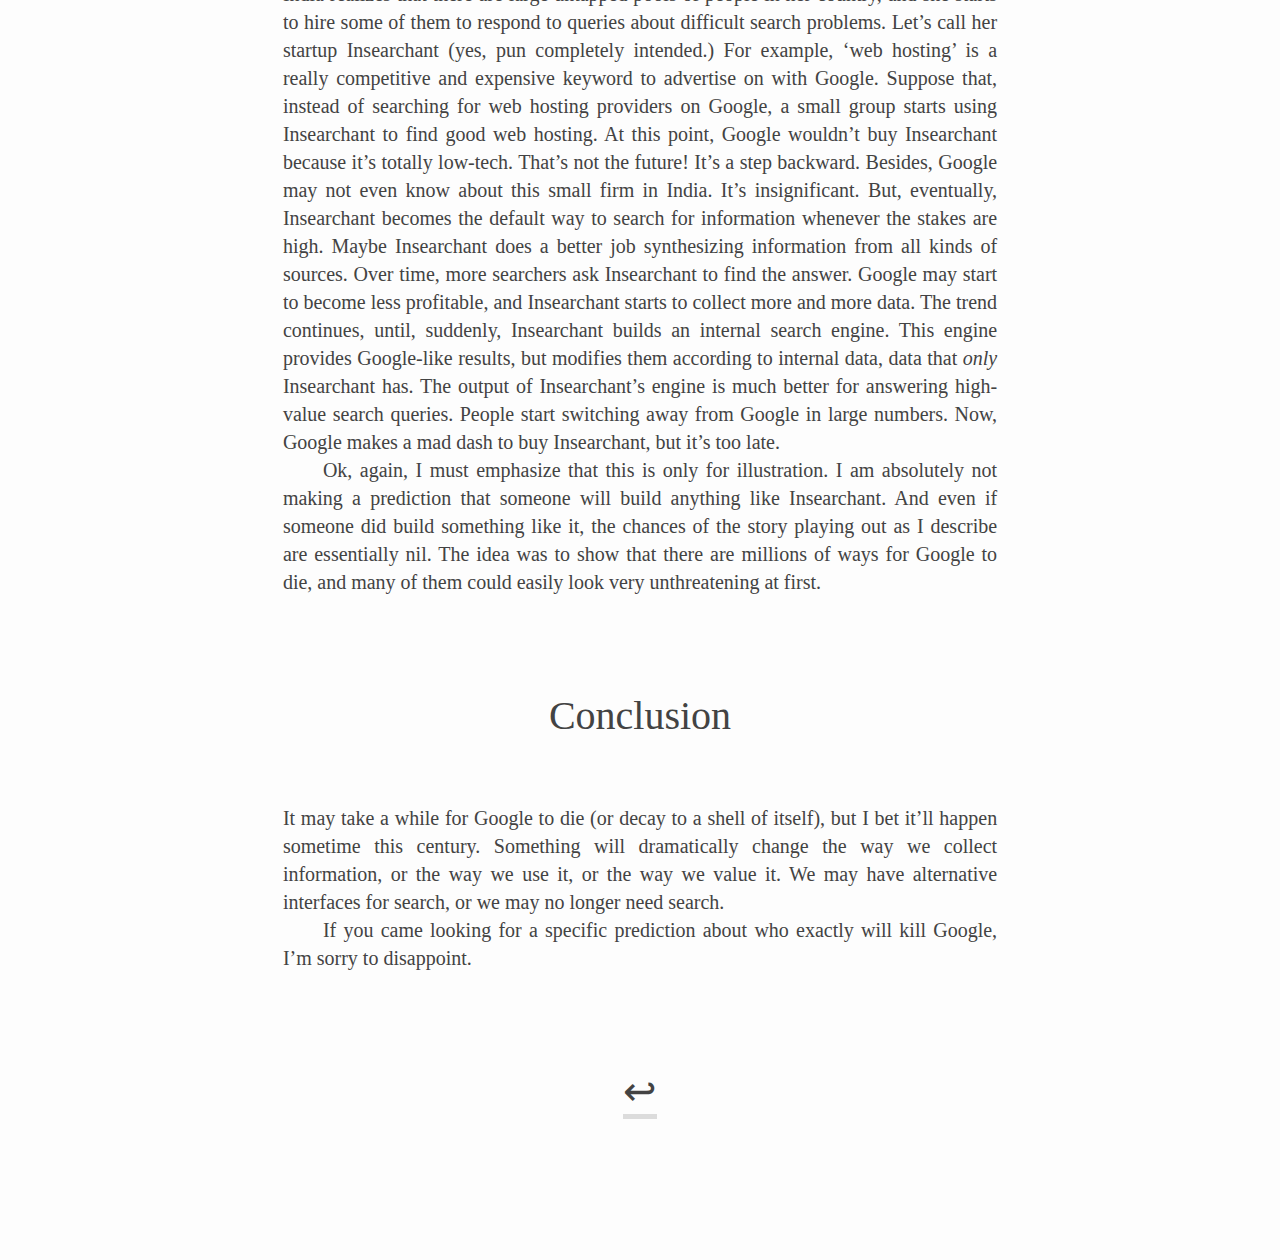
<file: essays/unlikely_google_killer.html>
<!DOCTYPE html>
<html>
<head>
    <title>The Unlikely Google Killer</title>
    <meta charset="utf-8">
    <link href='essays.css' rel='stylesheet' type='text/css'>
    <link rel="icon" type="image/png" href="../img/favicon.png">

      <script async src="https://www.googletagmanager.com/gtag/js?id=UA-99870486-1"></script>
  <script>
    window.dataLayer = window.dataLayer || [];
    function gtag(){dataLayer.push(arguments);}
    gtag('js', new Date());

    gtag('config', 'UA-99870486-1');
  </script>
</head>

 <body>
  <article>
    <header class="donthyphenate">
      <h1>The Unlikely Google Killer</h1>
          <h4>2017-5-17</h4>
        </header>

       <p class="graf graf--p graf-after--figure" id="d978" name="d978">
        I’ve recently seen several articles claiming that Google is a monopoly, is indestructible, and it won’t topple.
        <em class="markup--em markup--p-em">
         The Economist
        </em>
        recently made similar claims about Amazon and Facebook.
       </p>
       <p class="graf graf--p graf-after--p" id="39bc" name="39bc">
        Some of these claims rest on a concept that strategy researchers gave a horrible name to: “time compression dis-economies of scale.” It basically refers to the idea that some resources take a long time to build up, and they are very valuable. In order to gather those resources in a shorter time frame, you’d need a boatload of cash. Or many, many boatloads of cash. More cash than almost any organization could devote to the task.
       </p>
       <p class="graf graf--p graf-after--p" id="ac68" name="ac68">
        The immediate example that may come to mind is Bing. Microsoft threw so much money at the problem of getting people to use Bing. They even paid people to search on it. (Insane!) Yet, Bing is a loser. So, we see that these dis-economies of scale are too much even for the mighty Microsoft to overcome with money.
       </p>
       <p class="graf graf--p graf-after--p" id="6477" name="6477">
        The primary rebuttal to this is that there are lots of little potential Google killers waiting in the wings to take down the giant. Because there are so many, eventually one will succeed.
       </p>
       <p class="graf graf--p graf-after--p" id="fd7d" name="fd7d">
        But Google and Facebook and other tech giants have this habit of buying up promising new startups. It is as if Goliath, rather than fighting David, paid him to switch sides.
       </p>
       <p class="graf graf--p graf-after--p" id="7358" name="7358">
        If Google continues to buy up any competitors that may eventually lead to its demise, how will anyone kill it?
       </p>
       <h2 class="graf graf--h2 graf-after--p" id="57c9" name="57c9">
        Blindspot
       </h2>
       <p class="graf graf--p graf-after--h2" id="d336" name="d336">
        The idea that Google will devour insurgents by acquiring them is compelling, and an interesting topic in its own right, but it misses a very big point. The thing that will kill Google is something that won’t seem promising to Google. At least not at first.
       </p>
       <p class="graf graf--p graf-after--p" id="e1ea" name="e1ea">
        Will it come from a small firm? Maybe, but evidence shows that major technological disruptions of this nature come from large firms just as often as small firms. (See my
        <a class="markup--anchor markup--p-anchor" data-href="https://artplusmarketing.com/misunderstanding-disruptive-innovation-7154ff4fe9b5" href="https://artplusmarketing.com/misunderstanding-disruptive-innovation-7154ff4fe9b5" rel="noopener" target="_blank">
         previous essay
        </a>
        for details on this.) Will it come from Silicon Valley? Perhaps. Will it come from the machine learning crowd? I doubt it. It may come from an unanticipated application of machine learning, perhaps, but Google has its eye squarely focused on machine learning, so it’s likely to intercept threats from that direction. It could possibly come from Amazon, Apple, or Facebook, but not in a direct assault.  If it comes from one of the big obvious rivals, it will likely be mostly accidental.
       </p>
       <p class="graf graf--p graf-after--p" id="8456" name="8456">
        The key is that it’s something you and I probably aren’t thinking about right now. Even if it
        <em class="markup--em markup--p-em">
         is
        </em>
        something you and I are thinking about, we probably haven’t, or won’t, make the connection that it could kill Google until it becomes inevitable.
       </p>
       <p class="graf graf--p graf-after--p" id="a615" name="a615">
        I think it’s more likely to come from outside Google’s domain of expertise than inside. Since Google is great with automation, Big Data, and machine learning, maybe it will come from a low-tech industry.
       </p>
       <p class="graf graf--p graf-after--p" id="487f" name="487f">
        Here is a completely nutty narrative, meant for illustration only. Say someone in India realizes that there are large untapped pools of people in her country, and she starts to hire some of them to respond to queries about difficult search problems. Let’s call her startup Insearchant (yes, pun completely intended.) For example, ‘web hosting’ is a really competitive and expensive keyword to advertise on with Google. Suppose that, instead of searching for web hosting providers on Google, a small group starts using Insearchant to find good web hosting. At this point, Google wouldn’t buy Insearchant because it’s totally low-tech. That’s not the future! It’s a step backward. Besides, Google may not even know about this small firm in India. It’s insignificant. But, eventually, Insearchant becomes the default way to search for information whenever the stakes are high. Maybe Insearchant does a better job synthesizing information from all kinds of sources. Over time, more searchers ask Insearchant to find the answer. Google may start to become less profitable, and Insearchant starts to collect more and more data. The trend continues, until, suddenly, Insearchant builds an internal search engine. This engine provides Google-like results, but modifies them according to internal data, data that
        <em class="markup--em markup--p-em">
         only
        </em>
        Insearchant has. The output of Insearchant’s engine is much better for answering high-value search queries. People start switching away from Google in large numbers. Now, Google makes a mad dash to buy Insearchant, but it’s too late.
       </p>
       <p class="graf graf--p graf-after--p" id="4ab5" name="4ab5">
        Ok, again, I must emphasize that this is only for illustration. I am absolutely not making a prediction that someone will build anything like Insearchant. And even if someone did build something like it, the chances of the story playing out as I describe are essentially nil. The idea was to show that there are millions of ways for Google to die, and many of them could easily look very unthreatening at first.
       </p>
       <h2 class="graf graf--h2 graf-after--p" id="1496" name="1496">
        Conclusion
       </h2>
       <p class="graf graf--p graf-after--h2" id="c782" name="c782">
        It may take a while for Google to die (or decay to a shell of itself), but I bet it’ll happen sometime this century. Something will dramatically change the way we collect information, or the way we use it, or the way we value it. We may have alternative interfaces for search, or we may no longer need search.
       </p>
       <p class="graf graf--p graf-after--p" id="9d1e" name="9d1e">
        If you came looking for a specific prediction about who exactly will kill Google, I’m sorry to disappoint.
       </p>


            <h2>
            <a id="return_link" href="../essays.html">↩</a>
            </h2>
  </article>
 </body>
</html>
</file>
<file: essays/essays.css>
#contents,#wrapper {
    margin: 0!important;
    padding: 0 0 25vh!important
}

html {
    height: 100%
}

body {
    width: 100%;
    height: 100%
}

* {
    -moz-box-sizing: border-box;
    -ms-box-sizing: border-box;
    -o-box-sizing: border-box;
    box-sizing: border-box;
    padding: 0;
    margin: 0;
    -webkit-margin-before: 0;
    -webkit-margin-after: 0;
    -webkit-margin-start: 0;
    -webkit-margin-end: 0;
    text-decoration: none;
    color: inherit;
    position: relative;
    list-style: none;
    outline: 0;
    border: 0
}

:after,:before {
    -moz-box-sizing: border-box;
    -ms-box-sizing: border-box;
    -o-box-sizing: border-box;
    box-sizing: border-box
}

p {
    -webkit-margin-before: 0;
    -webkit-margin-after: 0;
    -webkit-margin-start: 0;
    -webkit-margin-end: 0
}

a,a:active,a:hover,a:visited {
    text-decoration: none;
    color: inherit;
    outline: 0
}

a,a *,a:hover,a:hover :hover {
    cursor: pointer
}

b {
    font-weight: 700
}

i {
    font-style: italic
}

u {
    text-decoration: underline
}

figure {
    -webkit-margin-before: 0;
    -webkit-margin-after: 0;
    -webkit-margin-start: 0;
    -webkit-margin-end: 0
}

input::-moz-focus-inner {
    border: 0
}

input,select {
    -webkit-align-items: flex-start;
    -webkit-appearance: none;
    -webkit-rtl-ordering: logical;
    -webkit-user-select: text;
    -webkit-writing-mode: horizontal-tb;
    background-color: transparent;
    border: none
}

img {
    max-width: 100%;
    height: auto
}

small {
    font-size: .7em
}

html {
    -webkit-touch-callout: none
}

html :active {
    -webkit-tap-highlight-color: transparent
}

:root,body,html {
    font-family: "Equity A",Georgia,serif;
    -moz-font-feature-settings: "onum";
    -moz-font-feature-settings: "onum=1";
    -ms-font-feature-settings: "onum";
    -o-font-feature-settings: "onum";
    -webkit-font-feature-settings: "onum";
    font-feature-settings: "onum"
}

@media screen {
    body,html {
        background-color: #fdfdfd;
        color: #434343
    }
}

@media screen {
    body,html {
        line-height: 1.5rem;
        font-size: 16px
    }
}

@media screen {
    #contents,#wrapper,article {
        line-height: 1.4em
    }
}

@media screen and (max-width: 307.125px) {
    #contents,#wrapper,article {
        font-size:14px
    }
}

@media screen and (min-width: 746.25px) {
    #contents,#wrapper,article {
        font-size:20px
    }

    #contents>:not(.❝):not(header),#wrapper>:not(.❝):not(header),article>:not(.❝):not(header) {
        max-width: 746.25px
    }
}

@media screen and (min-width: 307.125px) and (max-width:351px) {
    #contents,#wrapper,article {
        font-size:4.5584vw
    }
}

@media screen and (min-width: 597px) and (max-width:746.25px) {
    #contents,#wrapper,article {
        font-size:2.68007vw
    }
}

body>article#wrapper {
    padding-bottom: 15vh!important
}

@media screen and (min-width: 35rem) {
    li,p {
        text-align:justify
    }
}



#printwarning {
    display: none
}


@media screen {
    body {
        max-width: 100%;
        overflow-x: hidden
    }

    #contents,#wrapper,article {
        padding-bottom: 5rem
    }

    #contents>*,#wrapper>*,article>* {
        margin-left: auto;
        margin-right: auto;
        padding-left: 1rem;
        padding-right: 1rem
    }
}



@media screen {
    body>header {
        position: fixed;
        z-index: 99;
        top: 1rem;
        right: 1rem
    }
}

body>header {
    text-align: right
}

body>header>a {
    width: 2.5rem;
    height: 2.5rem;
    display: inline-block;
    text-decoration: none;
    border-bottom: none!important
}

body>header>a>object {
    pointer-events: none
}


body {
    -webkit-text-rendering: optimizeLegibility;
    text-rendering: optimizeLegibility;
    -webkit-font-kerning: auto;
    font-kerning: auto
}

body,div,p,td {
    word-wrap: break-word
}

.footnotes li,.hyphenate,p:not(:first-of-type) {
    -webkit-hyphens: auto;
    -moz-hyphens: auto;
    -ms-hyphens: auto;
    hyphens: auto;
    -webkit-hyphenate-limit-after: 3;
    -webkit-hyphenate-limit-before: 3;
    -ms-hyphenate-limit-chars: 6 3 3;
    -ms-hyphenate-limit-lines: no-limit;
    -ms-hyphenate-limit-zone: 2em
}

p+p {
    text-indent: 2em
}


@media screen and (max-width: 799px) {
    p+p {
        text-indent:1em
    }
}


@media screen {
    :not(.footnotes) a:not(.footnoteRef):not(.button) {
        text-decoration: none;
        border-bottom: solid .3ex #dcdcdc;
        background-color: transparent;
        -webkit-transition: color border-bottom-color .2s ease-in-out;
        -webkit-transition: border-bottom-color .2s ease-in-out;
        -webkit-transition: background-color .2s ease-in-out
    }

    :not(.footnotes) a:not(.footnoteRef):not(.button):hover {
        text-decoration: none;
        border-bottom-color: #008cf0
    }
}





a[href$=".pdf"]:before {
    content: "\f1c1";
    font-family: FontAwesome;
    font-style: normal;
    font-size: .8em;
    opacity: .5;
    color: inherit;
    margin-right: .3em
}





em {
    font-style: italic
}

strong {
    font-weight: 700
}

strong em {
    font-style: normal;
    font-weight: 400
}

@media screen {
    strong em {
        background-image: initial;
        background-position-x: initial;
        background-position-y: initial;
        background-size: initial;
        background-repeat-x: initial;
        background-repeat-y: initial;
        background-attachment: initial;
        background-origin: initial;
        background-clip: initial;
        background-color: rgba(255,246,122,.2);
        color: #1e1e1e
    }
}



del {
    text-decoration: line-through;
    text-decoration-color: red;
    -moz-text-decoration-color: red
}

s {
    text-decoration: line-through
}


h1,h2,h3,h4,h5,h6 {
    font-family: Avenir;
    font-weight: 400 !important;
    line-height: 1em;
    font-size: inherit;
    text-align: center
}

h1 a,h2 a,h3 a,h4 a,h5 a,h6 a {
    font-weight: 400
}

h1 a:hover,h2 a:hover,h3 a:hover,h4 a:hover,h5 a:hover,h6 a:hover {
    text-decoration: none
}


h1:first-of-type {
    word-spacing: -.08em;
    font-size: 3em;
    line-height: 1.2em;
    font-weight: 700;
    padding-top: 1rem;
    padding-bottom: 1rem
}

h1:first-of-type+p:first-of-type {
    font-size: 2em;
    line-height: 1.3em;
    font-style: italic;
    padding-top: 1rem;
    padding-bottom: 1rem
}

h1:first-of-type+p:first-of-type em {
    font-style: normal
}


@media screen {
    article>header {
        min-height: 280px;
        width: 100%
    }
}



@media all and (min-height: 500px) {
    article>header {
        display:-webkit-box;
        display: -moz-box;
        display: -ms-flexbox;
        display: -webkit-flex;
        display: flex;
        -webkit-box-direction: normal;
        -moz-box-direction: normal;
        -webkit-box-orient: vertical;
        -moz-box-orient: vertical;
        -webkit-flex-direction: column;
        -ms-flex-direction: column;
        flex-direction: column;
        -webkit-flex-wrap: nowrap;
        -ms-flex-wrap: nowrap;
        flex-wrap: nowrap;
        -webkit-box-pack: center;
        -moz-box-pack: center;
        -webkit-justify-content: center;
        -ms-flex-pack: center;
        justify-content: center;
        -webkit-align-content: center;
        -ms-flex-line-pack: center;
        align-content: center;
        -webkit-box-align: center;
        -moz-box-align: center;
        -webkit-align-items: center;
        -ms-flex-align: center;
        align-items: center
    }

    article>header>* {
        width: 100%
    }
}

article>header>address,article>header>h1,article>header>h1+p {
    text-align: center
}

@media screen and (max-width: 800px) {
    h1 {
        font-size:2.5em!important
    }

    h1:first-of-type+p:first-of-type {
        font-size: 1.8em!important
    }

    h2 {
        font-size: 1.5em!important
    }

    address,h1,h1:first-of-type+p:first-of-type,h2,h3,h4,h5,h6 {
        text-align: left!important
    }
}


article>header+p {
    text-indent: 0
}

article>header+figure {
    margin-top: 0!important
}

article>h1:first-of-type {
    margin-top: 20vmin;
    text-align: center
}

article>h1:first-of-type+p:first-of-type {
    margin-bottom: 8rem;
    text-align: center
}

h1:first-of-type+p:first-of-type+p {
    text-indent: 0
}

h1:not(:first-of-type),h2 {
    word-spacing: -.08em;
    line-height: 1.2em;
    font-size: 2.5rem;
    margin-top: 3.5rem;
    font-weight: 700;
    margin-bottom: 1rem
}

@media screen and (min-width: 800px) {
    h2 {
        margin-top:6rem;
        margin-bottom: 4rem
    }
}



h3 {
    line-height: 1.3em;
    font-size: 1.5em;
    margin-top: 2.5rem;
    margin-bottom: 1.5rem;
    font-style: italic
}

h4 {
    text-transform: uppercase;
    letter-spacing: .3ex;
    margin-top: 1.5rem;
    margin-bottom: .5rem
}

h5 {
    font-weight: 700;
    font-size: 1.1em
}

h6,h6+p {
    margin-top: 1rem
}

h6+p:before {
    content: "\00A0\2014\0020"
}

h6 {
    font-style: italic
}

h1:empty,h2:empty,h3:empty,h4:empty,h5:empty,h6:empty {
    margin-top: 2rem;
    margin-bottom: 2rem
}

h1:empty:before,h2:empty:before,h3:empty:before,h4:empty:before,h5:empty:before,h6:empty:before {
    content: "❉";
    display: block;
    position: absolute;
    top: 0;
    bottom: 0;
    left: 0;
    right: 0;
    width: 100%;
    text-align: center
}

hr {
    margin-top: 2rem;
    height: 1em;
    height: 1rem;
    margin-bottom: 2rem
}

hr:after {
    content: "* * *";
    display: block;
    position: absolute;
    top: 0;
    bottom: 0;
    left: 0;
    right: 0;
    width: 100%;
    text-align: center
}

article>ul {
    margin-top: 1rem;
    margin-bottom: 1rem
}

ul li {
    list-style: none
}

ul li:before {
    content: "– "
}



ol li {
    list-style: decimal
}

@media screen and (max-width: 799px) {
    ol li,ul li {
        list-style-position:inside
    }
}

dt {
    font-weight: 700
}

dd {
    margin-bottom: 1em
}

li>p:first-child {
    margin: 0
}

ul ol,ul ul {
    margin-bottom: 1em
}

ol+p,ul+p {
    margin-top: 1em
}

code {
    font-family: "Triplicate T4 Code",Cousine,Consolas,monospace;
    font-size: .9em;
    line-height: 1em
}

pre {
    overflow-x: auto;
    overflow-y: auto;
    margin-top: .5rem;
    margin-bottom: .5rem;
    padding-top: .5rem;
    padding-bottom: .5rem;
    max-width: 100%!important;
    background-color: #f6f6f6;
    text-align: center
}

pre code {
    line-height: inherit;
    text-align: left;
    display: inline-block;
    min-width: 33rem;
    width: auto;
    word-wrap: normal;
    margin-left: auto!important;
    margin-right: auto!important
}

pre.Shell code:before,pre.shell code:before {
    content: "$";
    display: inline-block;
    top: 0;
    left: 0;
    margin-right: .5em
}


div.❝ {
    max-width: 80rem;
    font-size: 2em;
    font-size: 2rem;
    line-height: 1.4em;
    font-style: italic;
    font-weight: 400;
    margin-top: 2rem;
    margin-bottom: 2rem;
    text-align: center;
    -webkit-hyphens: none;
    -moz-hyphens: none;
    -ms-hyphens: none;
    hyphens: none
}

@media screen {
    div.❝:before {
        content: "—";
        display: block;
        padding-bottom: 1rem
    }

    div.❝:after {
        content: "—";
        display: block;
        padding-top: 1rem
    }
}


@media all and (max-width: 799px) {
    div.❝ {
        display:none
    }
}

p img,p svg,small svg {
    width: auto;
    vertical-align: middle;
    max-height: 1em
}

p>img[src*=".svg"] {
    max-width: 1em
}

figure {
    margin-top: 2rem;
    margin-bottom: 2rem
}

@media screen {
    figure img {
        max-height: 90vh;
        display: block;
        margin-left: auto;
        margin-right: auto
    }
}


figure figcaption {
    margin-top: 1em;
    padding-left: 3em;
    padding-right: 3em;
    line-height: 1.4em;
    font-size: .8em;
    font-style: italic
}


@media screen and (max-width: 799px) {
    figure figcaption {
        padding-left:1em;
        padding-right: 1em
    }
}

figure figcaption em {
    font-style: normal
}

@media screen {
    figure.big {
        max-width: none;
        min-width: 66%;
        position: relative;
        max-height: none
    }

    figure.big>img {
        max-height: 90vh
    }

    figure.bleed {
        min-width: 100vw;
        position: relative;
        max-height: none
    }

    figure.bleed>img {
        max-height: 90vh
    }
}


iframe,video {
    display: block;
    margin: 1em auto;
    width: 100%;
    height: auto;
    min-height: 20rem;
    max-height: 90vh
}

p>iframe {
    width: calc(100%-3rem)
}


figure embed {
    width: 100%;
    height: auto;
    min-height: 90vh
}

caption,col,colgroup,table,tbody,td,tfoot,th,thead,tr {
    border-spacing: 0
}

table {
    display: table;
    table-layout: fixed;
    border-collapse: collapse;
    empty-cells: hide;
    vertical-align: top
}

tbody {
    display: table-row-group;
    border-spacing: 0;
    border-collapse: collapse
}

thead {
    display: table-header-group
}

tfoot {
    display: table-footer-group
}

caption {
    display: table-caption
}

col {
    display: table-column
}

colgroup {
    display: table-column-group
}



caption {
    font-weight: 700
}

a.footnoteRef {
    color: inherit;
    text-decoration: none;
    border: none;
    font-size: .8em
}

a.footnoteRef:hover {
    color: #008cf0
}

a.footnoteRef {
    margin-left: .1em
}

a.footnoteRef sup {
    font-weight: 700;
    -moz-font-feature-settings: "lnum","sups";
    -moz-font-feature-settings: "lnum=1","sups";
    -ms-font-feature-settings: "lnum","sups";
    -o-font-feature-settings: "lnum","sups";
    -webkit-font-feature-settings: "lnum","sups";
    font-feature-settings: "lnum","sups";
    top: .5ex
}

a.footnoteRef:hover {
    text-decoration: none;
    -webkit-transform: scale(2);
    transform: scale(2)
}

sub,sup {
    font-size: 1.4ex;
    font-size: 0.8em;
    line-height: 1;
    height: 0;
    position: relative
}

sub {
    vertical-align: sub;
    top: -1px
}

.footnotes {
    margin-top: 5rem;
    padding-bottom: 15vmax
}

.footnotes hr {
    margin-top: 0;
    margin-bottom: 0;
    border-top: solid 1px;
    opacity: .3;
    display: none
}

.footnotes hr:after {
    content: ""
}

.footnotes ol {
    line-height: 1.4em;
    font-size: .7rem;
    font-size: .7em;
    letter-spacing: .01em;
    word-spacing: -.05em
}

.footnotes ol li {
    margin: 0 0 1em
}

@media screen {
    .footnotes ol li p a.reversefootnote,.footnotes ol li p a[href^="#fnref"] {
        border: none;
        margin-left: 1em;
        bottom: -.25em;
        opacity: 0;
        -webkit-transition: opacity .2s ease-in-out
    }

    .footnotes ol li:hover p a[href^="#fnref"] {
        opacity: .5
    }

    .footnotes ol li:hover p a[href^="#fnref"]:hover {
        opacity: 1;
        color: #008cf0;
        text-decoration: none
    }
}


@media screen and (min-width: 799px) {
    .footnotes ol {
        -webkit-columns:2;
        -moz-columns: 2;
        columns: 2;
        column-count: 2;
        -webkit-column-gap: 1rem;
        -moz-column-gap: 1rem;
        column-gap: 1rem
    }

    .footnotes ol li {
        orphans: 2;
        widows: 2
    }

    .footnotes ol,.footnotes ol li {
        list-style: decimal inside
    }

    .footnotes ol>li {
        margin: 0;
        padding-bottom: .7em
    }
}

a.button:after,button {
    content: ""
}

a.button,button {
    -webkit-user-select: none;
    -moz-user-select: none;
    -ms-user-select: none;
    -o-user-select: none;
    user-select: none;
    cursor: pointer;
    -webkit-border-radius: 4px;
    -khtml-border-radius: 4px;
    -moz-border-radius: 4px;
    -ms-border-radius: 4px;
    -o-border-radius: 4px;
    border-radius: 4px;
    border-style: solid;
    text-indent: 0;
    display: inline-block;
    min-width: 3em;
    height: 3em;
    line-height: 2.7em;
    font-size: 1em;
    padding-left: 1em;
    padding-right: 1em;
    margin-top: 3rem;
    margin-bottom: 3rem;
    text-align: center;
    -webkit-font-smoothing: antialiased;
    -moz-osx-font-smoothing: grayscale;
    font-style: normal;
    font-weight: 700;
    -webkit-transition: all .25s ease;
    -moz-transition: all .25s ease;
    -ms-transition: all .25s ease;
    -o-transition: all .25s ease;
    transition: all .25s ease;
    font-family: Helvetica,Arial,sans-serif;
    border-width: .15em;
    border-color: #dcdcdc
}

a.button:hover,button:hover {
    border-color: #0091f5;
    background-color: #009bff;
    color: #fff
}

@media screen {
    a.button img,a.button>span:last-of-type {
        display: none
    }
}
</file>
